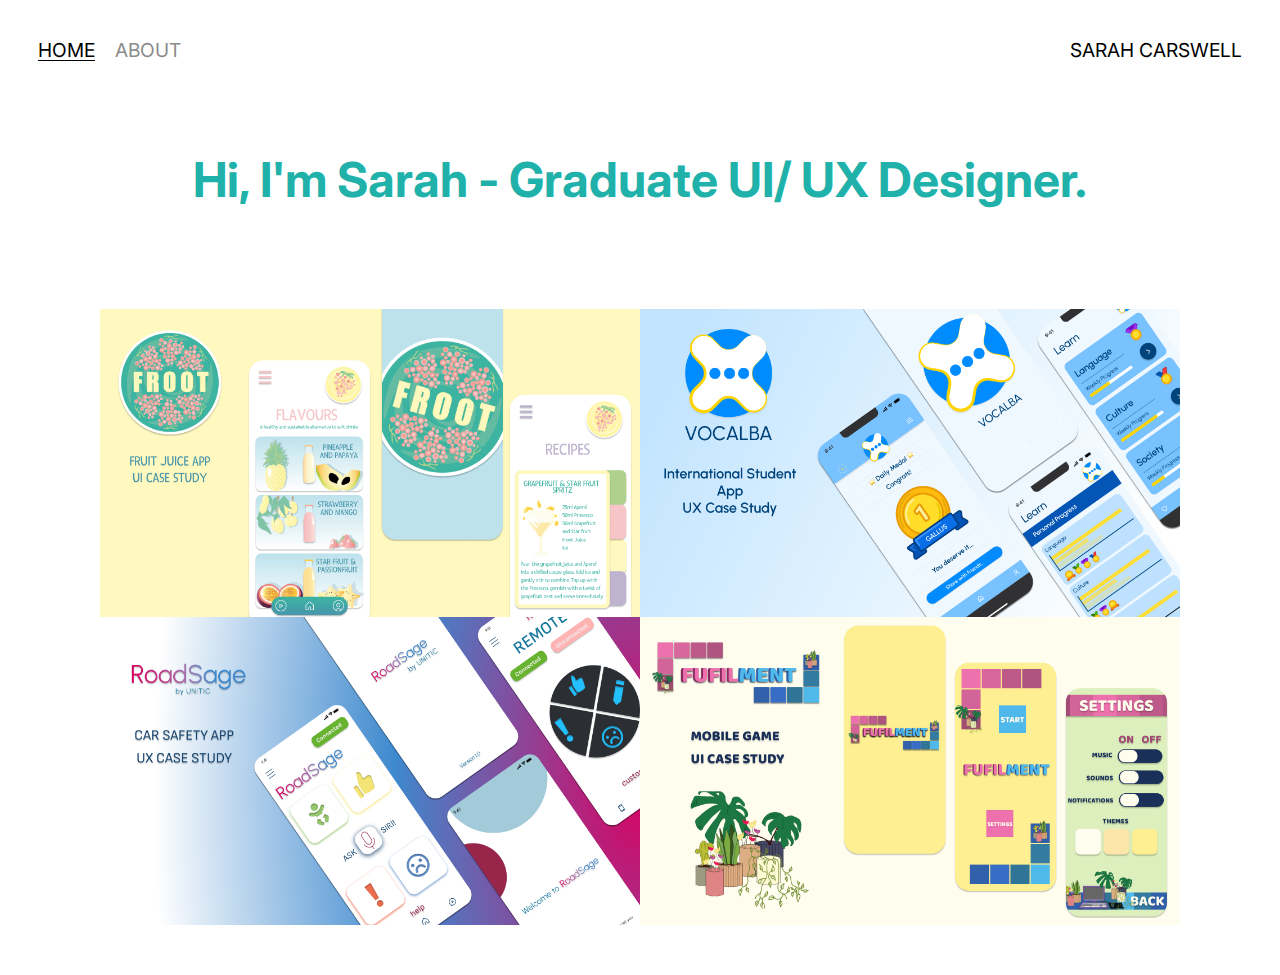
<file: index.html>
<!DOCTYPE html>
</html>
</head>
    <meta charset="utf-8" />
    <title>Sarah Carswell</title>
    <link href="https://fonts.googleapis.com/css2?family=Inter:wght@200&display=swap" rel="stylesheet">
    <link rel="stylesheet" href="styles.css">
</head>
<body>
    <div class="container">
        <div class="nav-wrapper">
            <div class="left-side">
                <div class="nav-link-wrapper active-nav-link">
                    <a href="index.html">Home</a>
                </div>

                <div class="nav-link-wrapper">
                    <a href="about.html">About</a>
                </div>
            </div>

            <div class="right-side">
                <div class="brand">
                    <div>SARAH CARSWELL</div>
                </div>
            </div>
        </div>

        <div class="tag-line-wrapper">
            <div class="tag-line">
                <div> <b>Hi, I'm Sarah - Graduate UI/ UX Designer.</b> </div>
            </div>
        </div>

        <div class="content-wrapper">

            <div class="portfolio-items-wrapper">

                <div class="portfolio-item-wrapper">
                    <a href="froot.html">
                        <img src="Images/FROOT BANNER.jpg" style="width:540px; height: 100%;" />
                    </a>
                </div>

                <div class="portfolio-item-wrapper">
                    <a href="vocalba.html">
                        <img src="Images/VOCALBA BANNER.jpg" style="width: 540px; height: 100%;" />
                    </a>
                </div>

                <div class="portfolio-item-wrapper">
                      <a href="roadsage.html">
                        <img src="Images/ROADSAGE BANNER.jpg" style="width: 540px; height: 100%;" />
                      </a>
                </div>

                <div class="portfolio-item-wrapper">      
                      <a href="fufilment.html">
                        <img src="Images/FUFILMENT BANNER.jpg" style="width: 540px; height: 100%;" />
                      </a>
                </div>
            </div> 
        </div>

    </div>
</body>
</html>
</file>
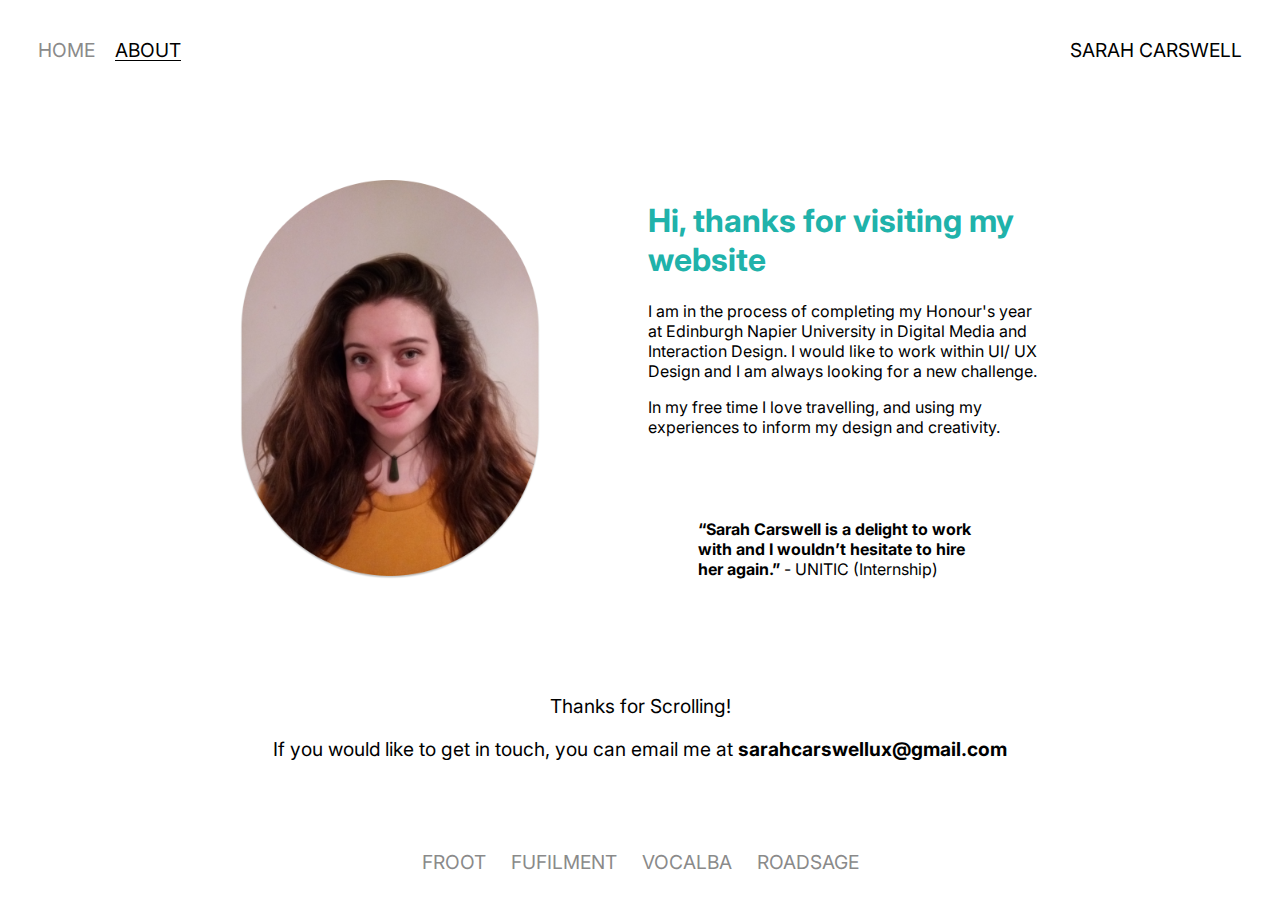
<file: about.html>
<!DOCTYPE html>
</html>
</head>
    <meta charset="utf-8" />
    <title>About</title>
    <link href="https://fonts.googleapis.com/css2?family=Inter:wght@200&display=swap" rel="stylesheet">
    <link rel="stylesheet" href="styles.css">
</head>
<body>

    <div class="container">
        <div class="nav-wrapper">
            <div class="left-side">
                <div class="nav-link-wrapper">
                    <a href="index.html">Home</a>
                </div>

                <div class="nav-link-wrapper active-nav-link">
                    <a href="about.html">About</a>
                </div>
                
            </div>

            <div class="right-side">
                <div class="brand">
                    <div>SARAH CARSWELL</div>
                </div>
            </div>
        </div>

        <div class="content-wrapper">

            <p style="padding: 30px; margin: 10px"></p>
                    
                    <div class="case-study-froot">
                    <div class="left-headings">

                        <div class="old-froot-logo-img">
                            <img src="Images/PROFILE.png" style="width: 300px; height: 100%;" />
                            </div>

                    </div>

                    <div class="right-content">
                
                        <h1>Hi, thanks for visiting my website</h1>

                        <p>I am in the process of completing my Honour's year at Edinburgh Napier University in Digital Media and Interaction Design. I would like to work within UI/ UX Design and I am always looking for a new challenge.</p>
            
                        <p>In my free time I love travelling, and using my experiences to inform my design and creativity.</p>
            
                        <div class="testemonial">
                        <p><b>“Sarah Carswell is a delight to work with and I wouldn’t hesitate to hire her again.” </b>- UNITIC (Internship) </p>
                        </div>
                                     
                    </div>
                    </div>

                  

        </div>
        </div>  

        <div class="footer">
            <div class="footer-wrapper">

                <P>Thanks for Scrolling!</P>
                <P>If you would like to get in touch, you can email me at <b>sarahcarswellux@gmail.com</b> </P>
                
                <p style="padding: 30px; margin: 10px"></p>
                
                <a href="froot.html">FROOT</a> &nbsp; &nbsp;
                <a href="fufilment.html">FUFILMENT</a> &nbsp; &nbsp;
                <a href="vocalba.html">VOCALBA</a> &nbsp; &nbsp;
                <a href="roadsage.html">ROADSAGE</a>

            </div> 
            
        </div>
    </div>
</body>
</html>
</file>
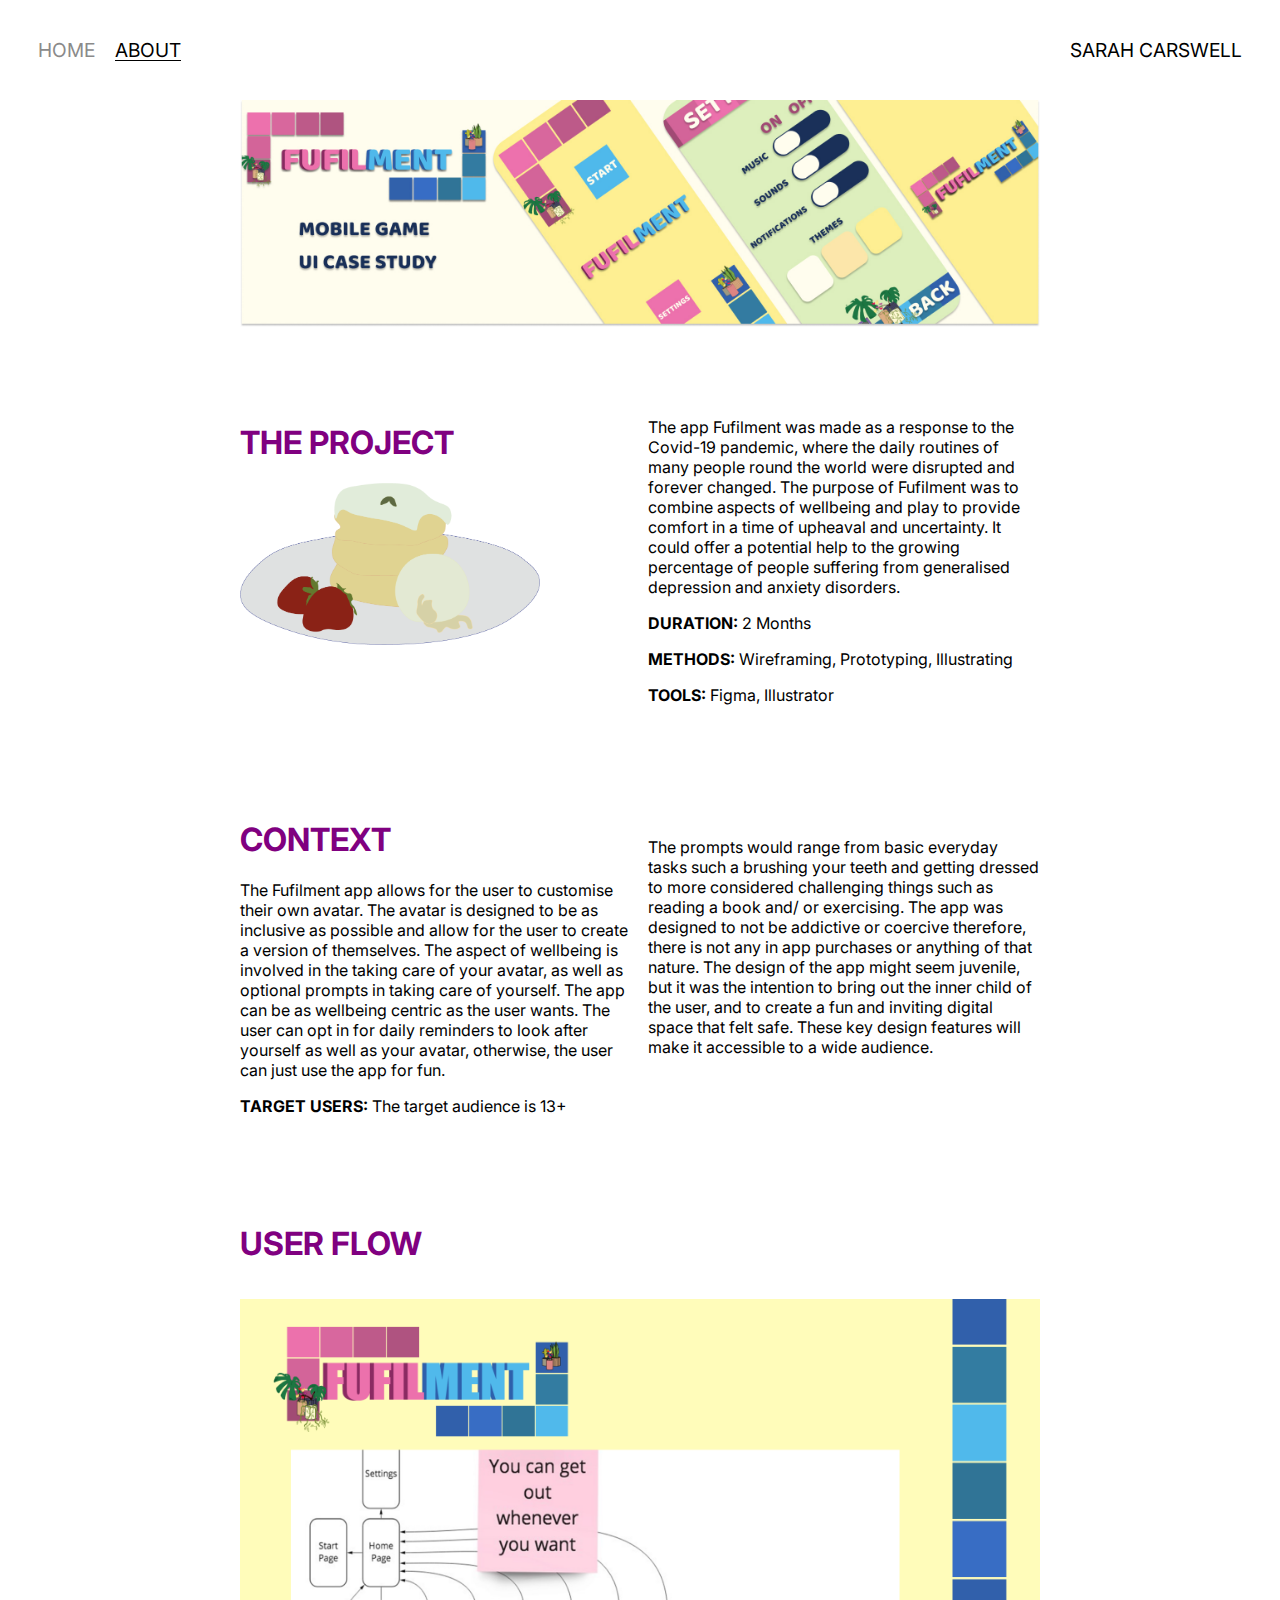
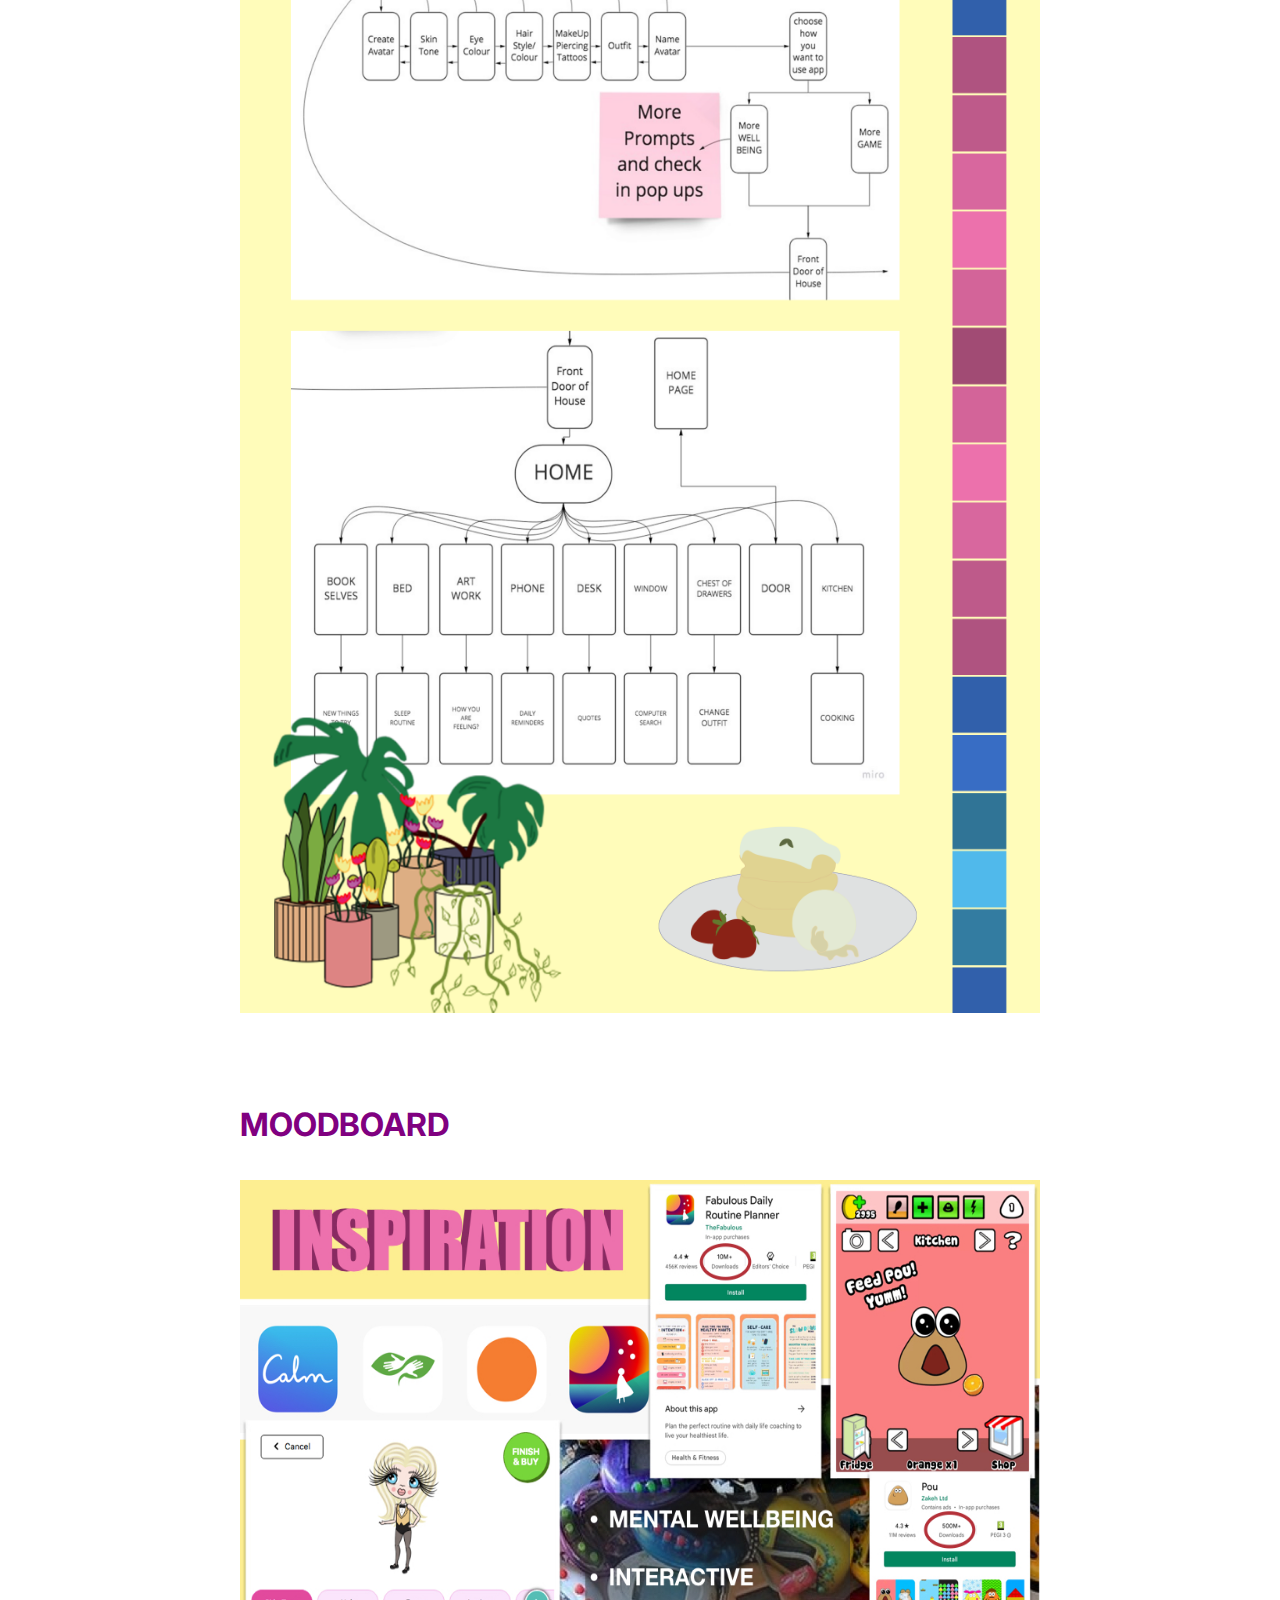
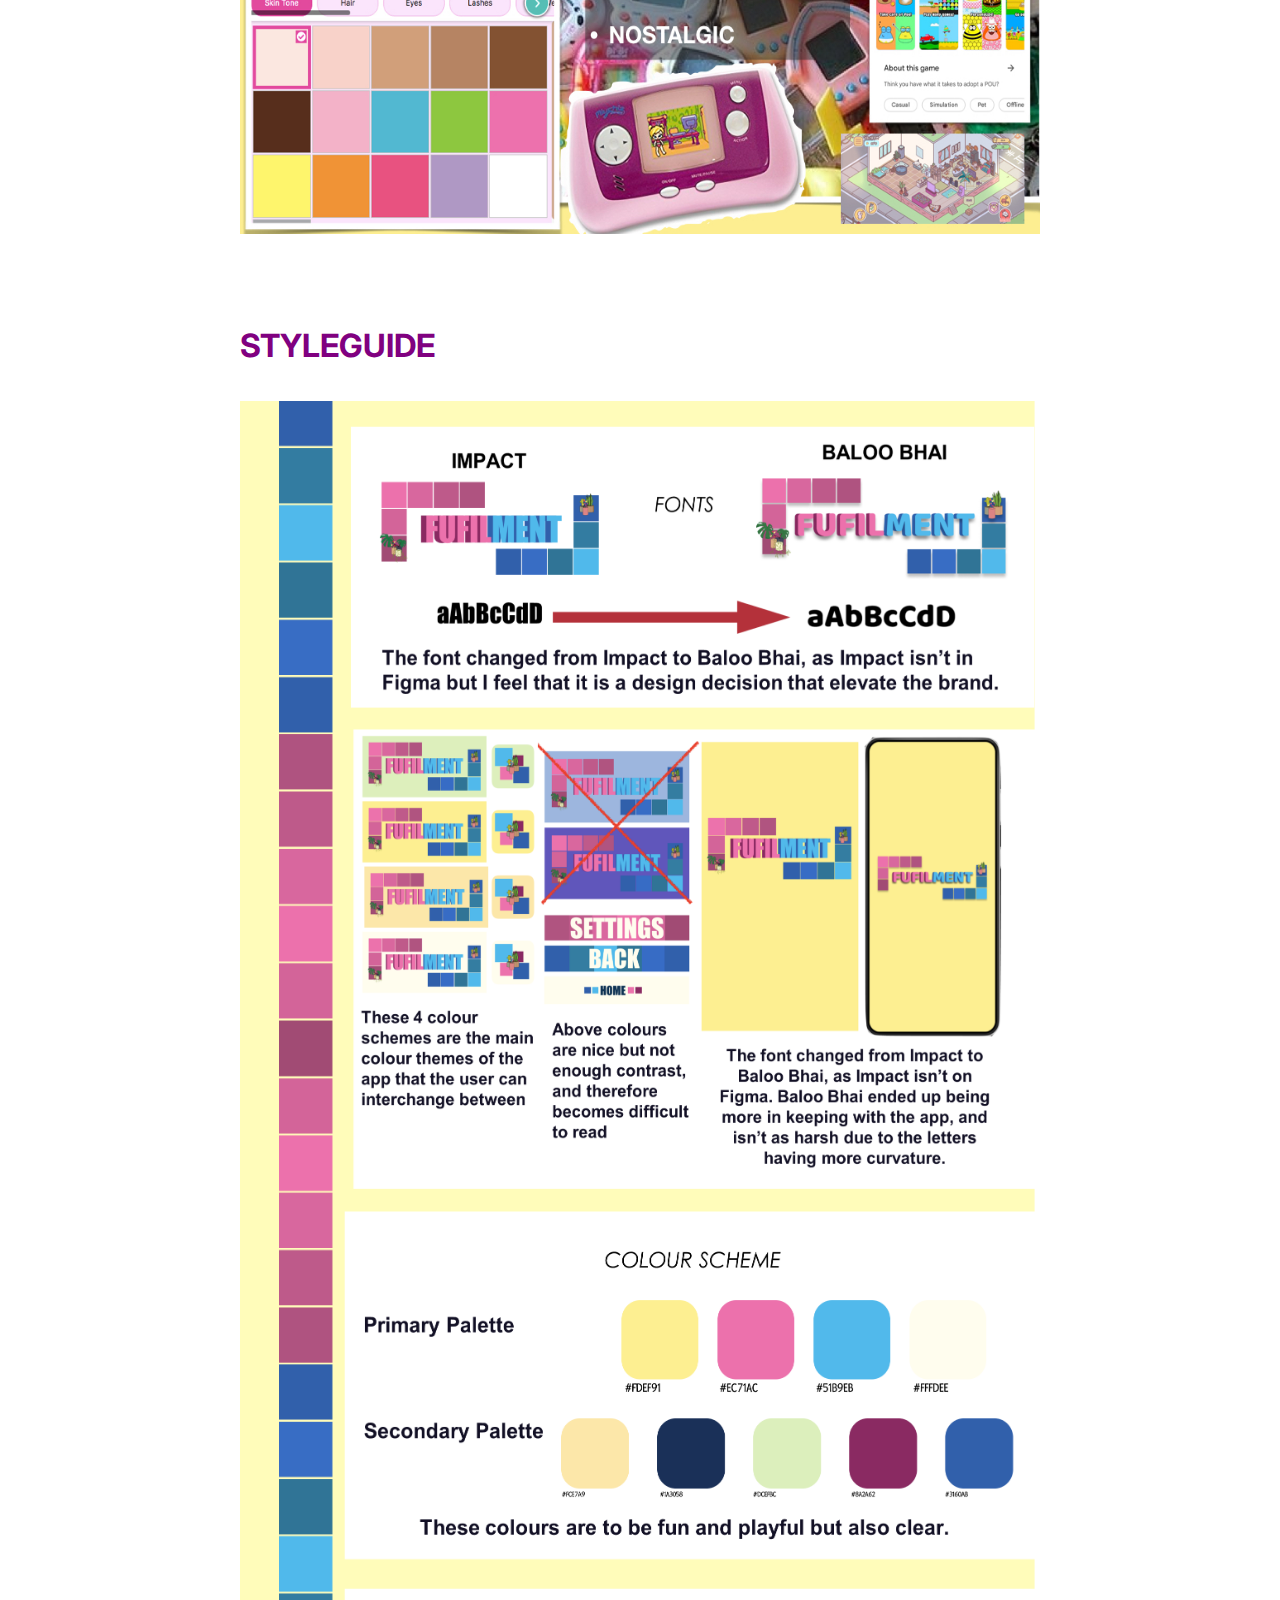
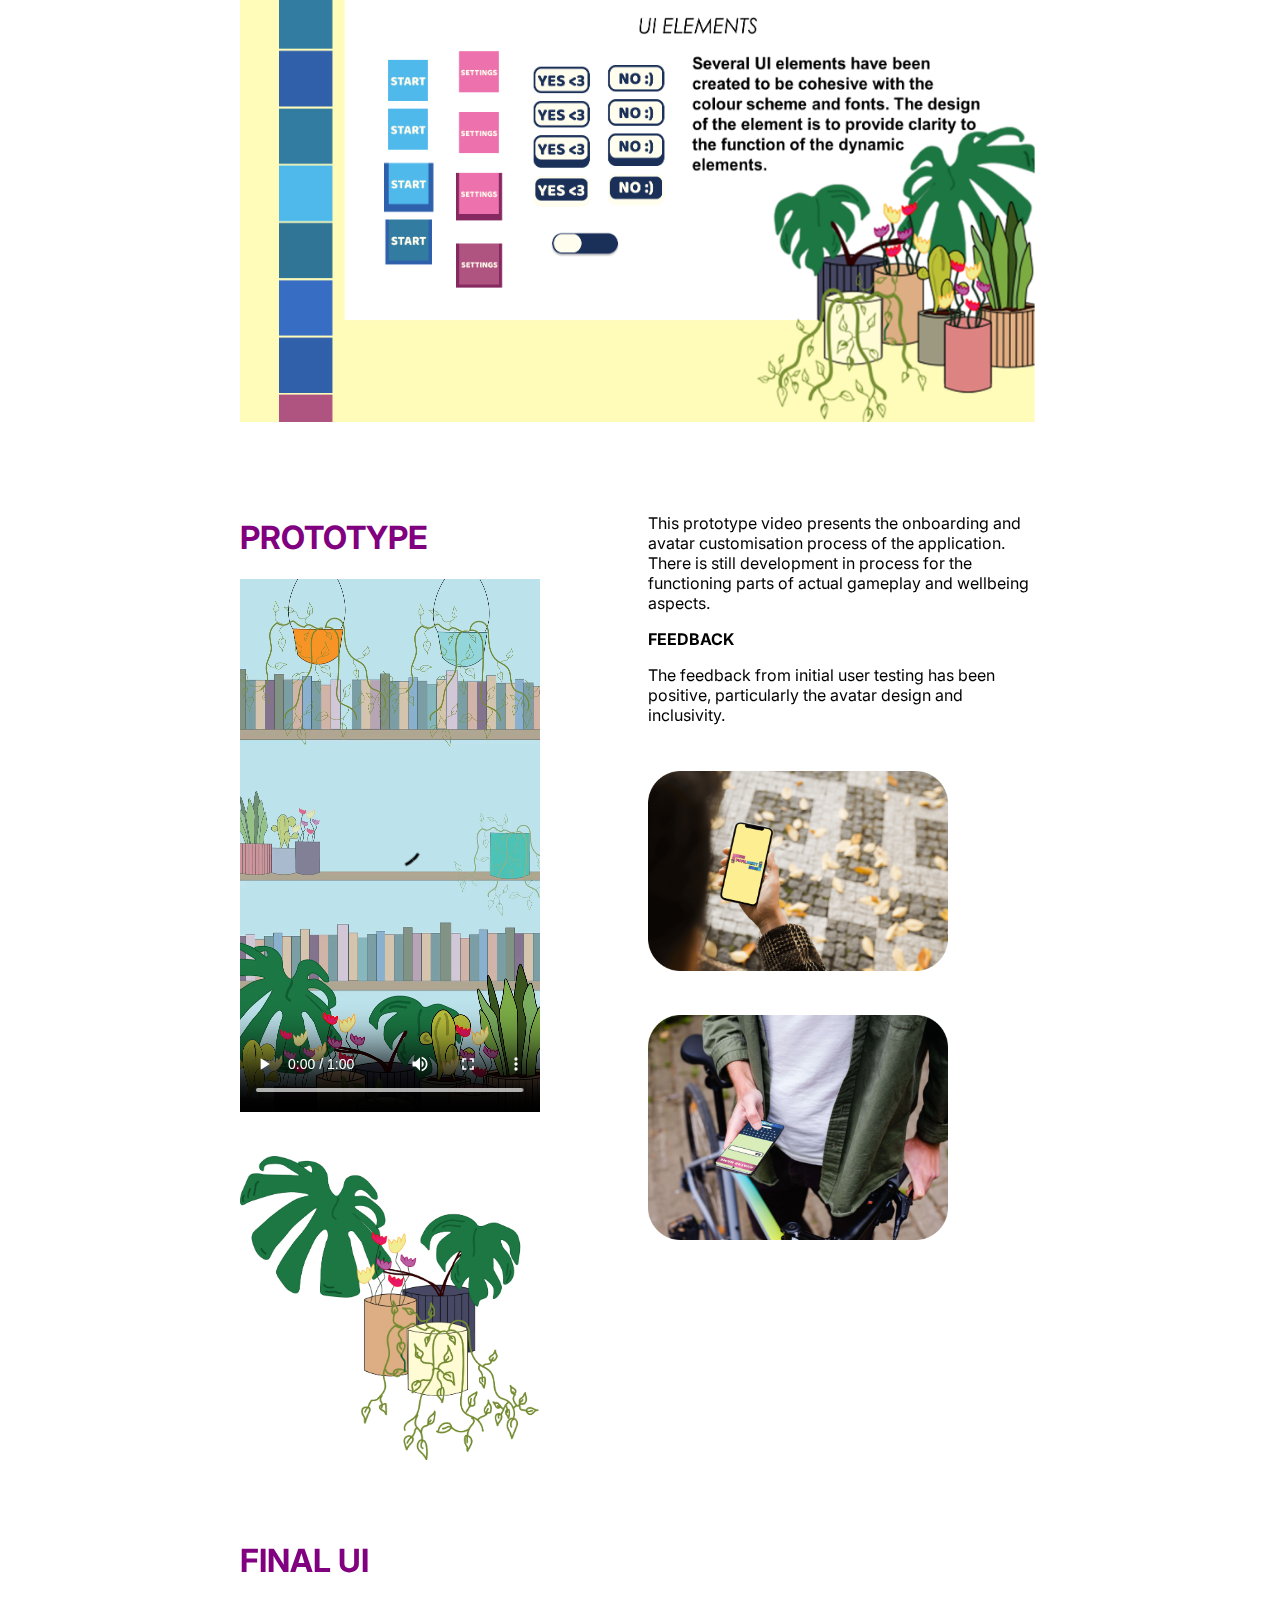
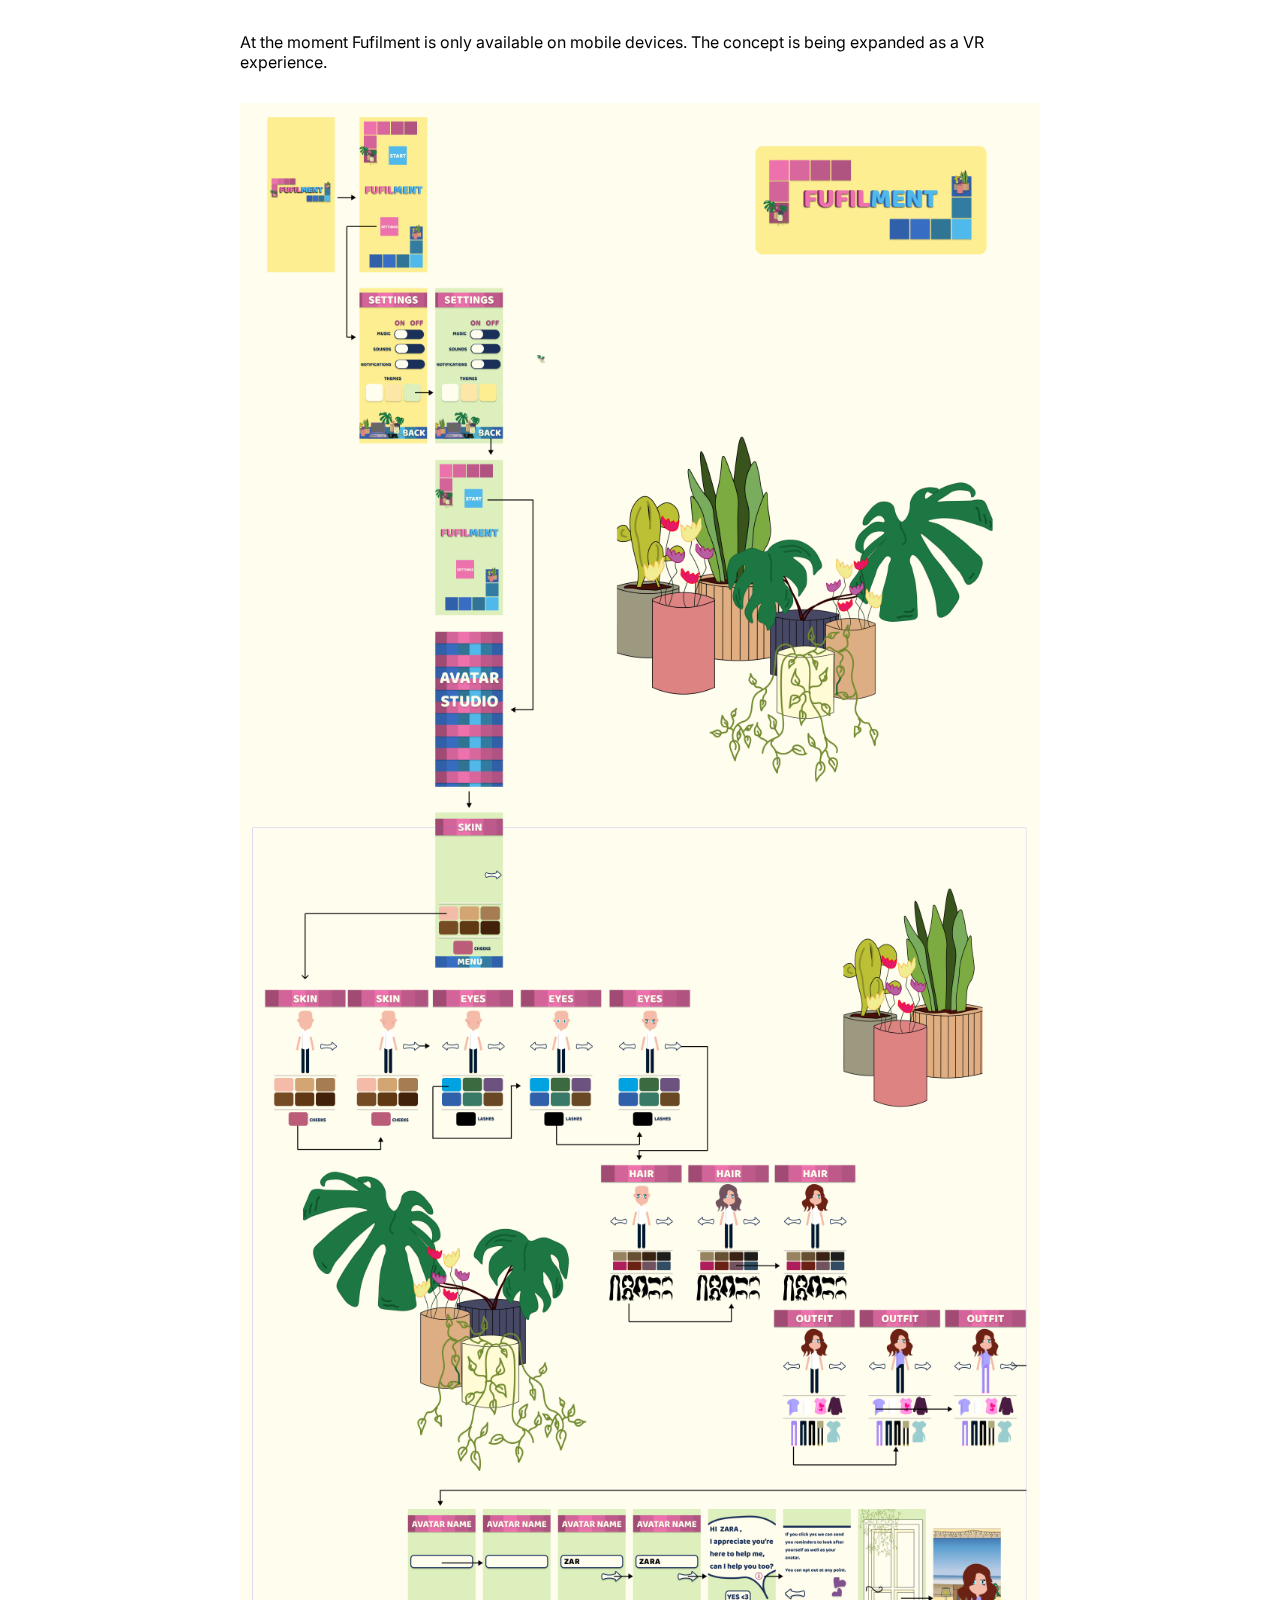
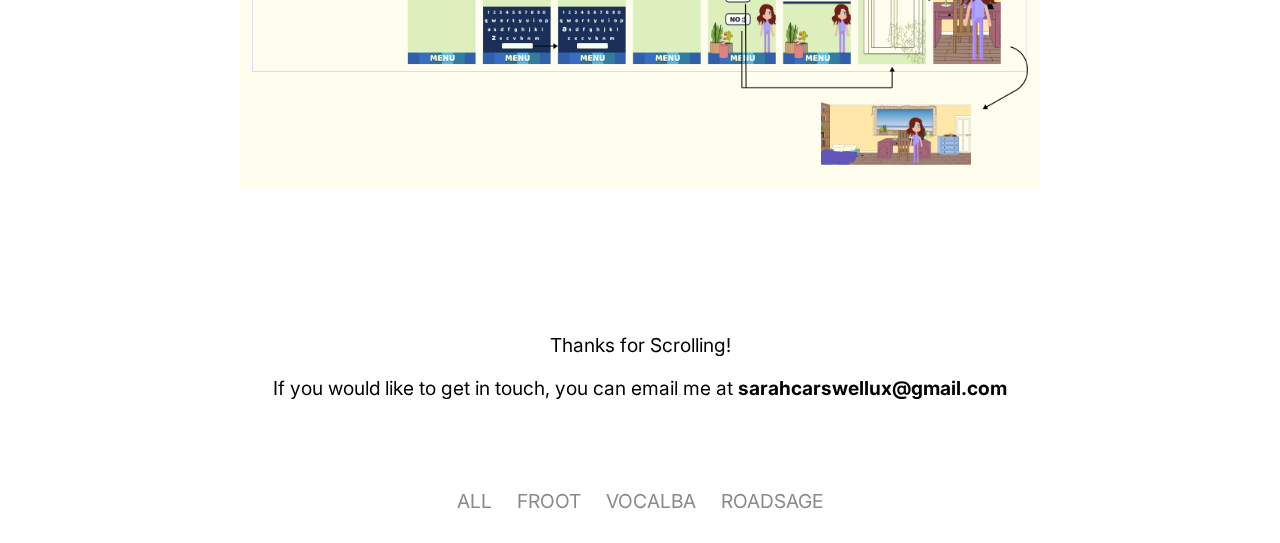
<file: fufilment.html>
<!DOCTYPE html>
</html>
</head>
    <meta charset="utf-8" />
    <title>Fufilment</title>
    <link href="https://fonts.googleapis.com/css2?family=Inter:wght@200&display=swap" rel="stylesheet">
    <link rel="stylesheet" href="styles.css">
</head>
<body>

    <div class="container">
        <div class="nav-wrapper">
            <div class="left-side">
                <div class="nav-link-wrapper">
                    <a href="index.html">Home</a>
                </div>

                <div class="nav-link-wrapper active-nav-link">
                    <a href="about.html">About</a>
                </div>
                
            </div>

            <div class="right-side">
                <div class="brand">
                    <div>SARAH CARSWELL</div>
                </div>
            </div>
        </div>

        <div class="content-wrapper">
            
            <div class="user-interface">
                <img src="Images/FUFILMENT HEADER.jpg" style="width: 800px; height: 100%; align-items: center; padding-bottom: 30px;"/>
                </div>

                <p style="padding: 10px; margin: 10px"></p>
                
                <div class="case-study-fufilment">
                    <div class="left-headings">
                        <h1>THE PROJECT</h1>

                        <div class="fufilment-moodboard-img">
                        <img src="Fufilment/Pancakes.png" style="width: 300px; height: 100%;" />
                        </div>

                        <p style="padding: 70px; margin: 10px"></p>

                        <h1>CONTEXT</h1>

                     
                    <P>The Fufilment app allows for the user to customise their own avatar. 
                        The avatar is designed to be as inclusive as possible and allow for 
                        the user to create a version of themselves. The aspect of wellbeing 
                        is involved in the taking care of your avatar, as well as 
                        optional prompts in taking care of yourself. The app can be as 
                        wellbeing centric as the user wants. The user can opt in for 
                        daily reminders to look after yourself as well as your avatar, 
                        otherwise, the user can just use the app for fun. </P>
                    
                        <P> <b>TARGET USERS:</b> The target audience is 13+ </P> 

                        <p style="padding: 30px; margin: 10px"></p>

                    </div>

                    <div class="right-content">
                
                    
                    <p>The app Fufilment was made as a response to the Covid-19 pandemic, where 
                        the daily routines of many people round the world were disrupted and forever changed. 
                        The purpose of Fufilment was to combine aspects of wellbeing and play to provide 
                        comfort in a time of upheaval and uncertainty. It could offer a potential help to the 
                        growing percentage of people suffering from generalised depression and anxiety disorders. 
                    </p>

                    <p> <b>DURATION:</b> 2 Months</p>

                    <p> <b>METHODS:</b> Wireframing, Prototyping, Illustrating</p>

                    <P> <b>TOOLS:</b> Figma, Illustrator</P> 

                    <p style="padding: 50px; margin: 10px"></p> 

                    <p>The prompts would range 
                        from basic everyday tasks such a brushing your teeth and getting dressed to more 
                        considered challenging things such as reading a book and/ or exercising. The app was 
                        designed to not be addictive or coercive therefore, there is not any in app purchases or 
                        anything of that nature. The design of the app might seem juvenile, but it was the 
                        intention to bring out the inner child of the user, and to create a fun and inviting digital
                        space that felt safe. These key design features will make it accessible to a wide 
                        audience.</p>
            
                    

                    <p style="padding: 20px; margin: 10px"></p>

                    
                </div>
                </div>

                        <div class="fufilment-content-wrapper">
    
                            <h1>USER FLOW </h1>

                            <div class="user-interface">
                            <img src="Fufilment/InteractionPlan-Fufilment.png" style="width: 800px; height: 100%; align-items: center; padding-bottom: 50px;"/>
                            </div>
                            <p style="padding: 10px; margin: 10px"></p>

                            <h1>MOODBOARD </h1>
                            
                            <div class="user-interface"> 
                            <img src="Fufilment/Fufilment-MoodBoard.jpg" style="width: 800px; height: 100%; align-items: center; padding-bottom: 50px;"/>
                            </div>
                            <p style="padding: 10px; margin: 10px"></p>
                            
                            <h1>STYLEGUIDE </h1>
                            
                            <div class="user-interface">
                            <img src="Fufilment/Fufilment-Styleguide.png" style="width: 800px; height: 100%; align-items: center; padding-bottom: 50px;"/>
                            </div> 

                            <p style="padding: 20px; margin: 10px"></p>
                        </div>
                        
                        <div class="case-study-fufilment">
                            <div class="left-headings">
                                <h1>PROTOTYPE</h1>
        
                                <div class="froot-ad">
                                    <video width="300px" height="100%"
                                    controls="controls"/>
                         
                                    <source src="Videos/Fufilmentprototype.m4v"
                                    type="video/mp4">
                                </video>
                                </div>

                                <p style="padding: 10px; margin: 10px"></p>
       
                                <div class="froot-logo-img">
                                    <img src="Fufilment/Plants1.png" style="width: 300px; height: 100%;" />
                                    </div>                                
        
                            </div>
        
                            <div class="right-content">
                        
                            <p>This prototype video presents the onboarding and avatar customisation process of the application. There is still development in process for the functioning parts of actual gameplay and wellbeing aspects.</p>
        
                            <p> <b>FEEDBACK</b> </p>
                            <p> The feedback from initial user testing has been positive, particularly the avatar design and inclusivity. </p> 

                            <p style="padding: 10px; margin: 10px"></p>

                            <div class="froot-logo-img">
                                <img src="Fufilment/Fufilment-Prototype1.png" style="width: 300px; height: 100%;" />
                                </div>

                                <p style="padding: 10px; margin: 10px"></p>

                             <div class="froot-logo-img">
                                <img src="Fufilment/Fufilment-Prototype2.png" style="width: 300px; height: 100%;" />
                                </div>
                            
                        </div>
                        </div>
                    
                        <div class="fufilment-content-wrapper">

                        <p style="padding: 10px; margin: 10px"></p>

                        <h1>FINAL UI </h1>
                        <p>At the moment Fufilment is only available on mobile devices. The concept is being expanded as a VR experience.</p> 
                        
                        <div class="user-interface">
                        <img src="Fufilment/Fufilment Userflow.png" style="width: 800px; height: 100%; align-items: center; padding-bottom: 50px;"/>
                        </div>

                            <p style="padding: 30px; margin: 10px"></p>
                        </div>


            </div>
         

        <div class="footer">
            <div class="footer-wrapper">

                <P>Thanks for Scrolling!</P>
                <P>If you would like to get in touch, you can email me at <b>sarahcarswellux@gmail.com</b> </P>
                
                <p style="padding: 30px; margin: 10px"></p>

                <a href="index.html">ALL</a> &nbsp; &nbsp;
                <a href="froot.html">FROOT</a> &nbsp; &nbsp;
                <a href="vocalba.html">VOCALBA</a> &nbsp; &nbsp;
                <a href="roadsage.html">ROADSAGE</a>

            </div> 
            
        </div>
    </div> 
</body>
</html>
</file>
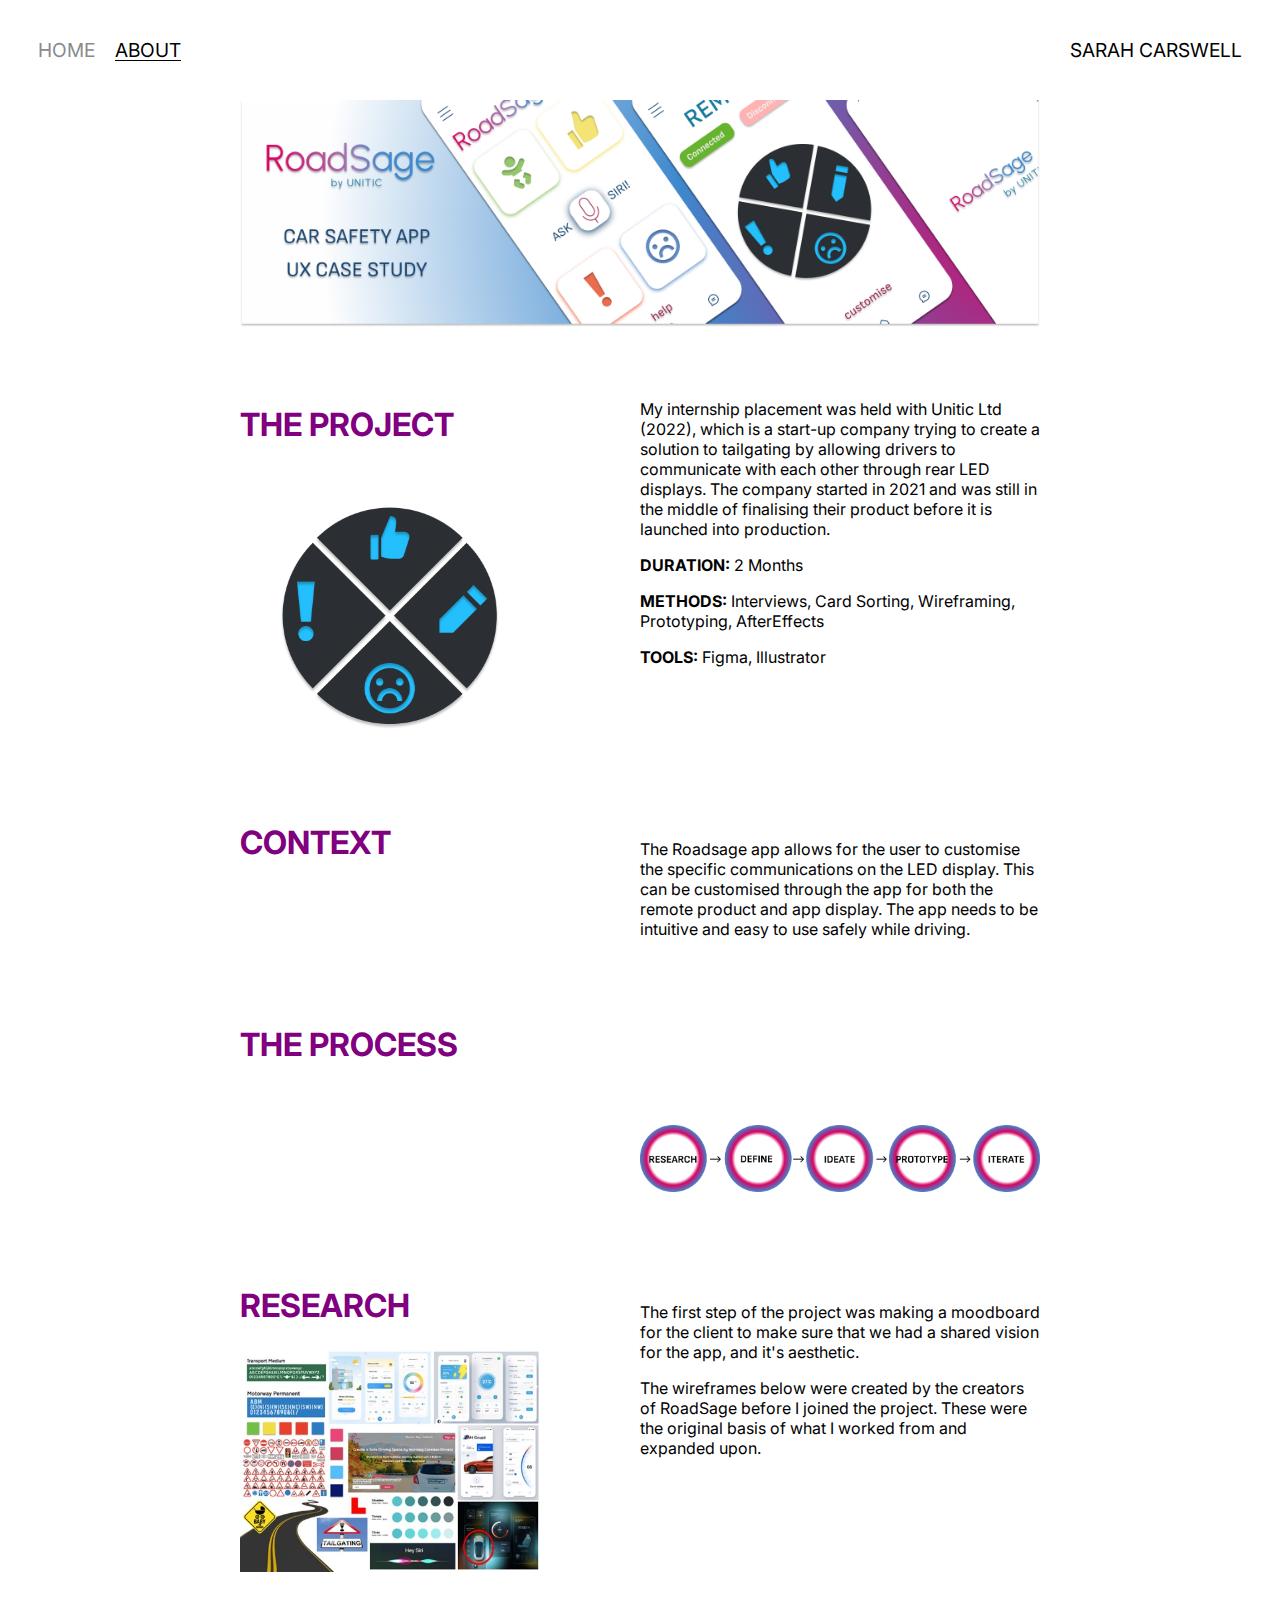
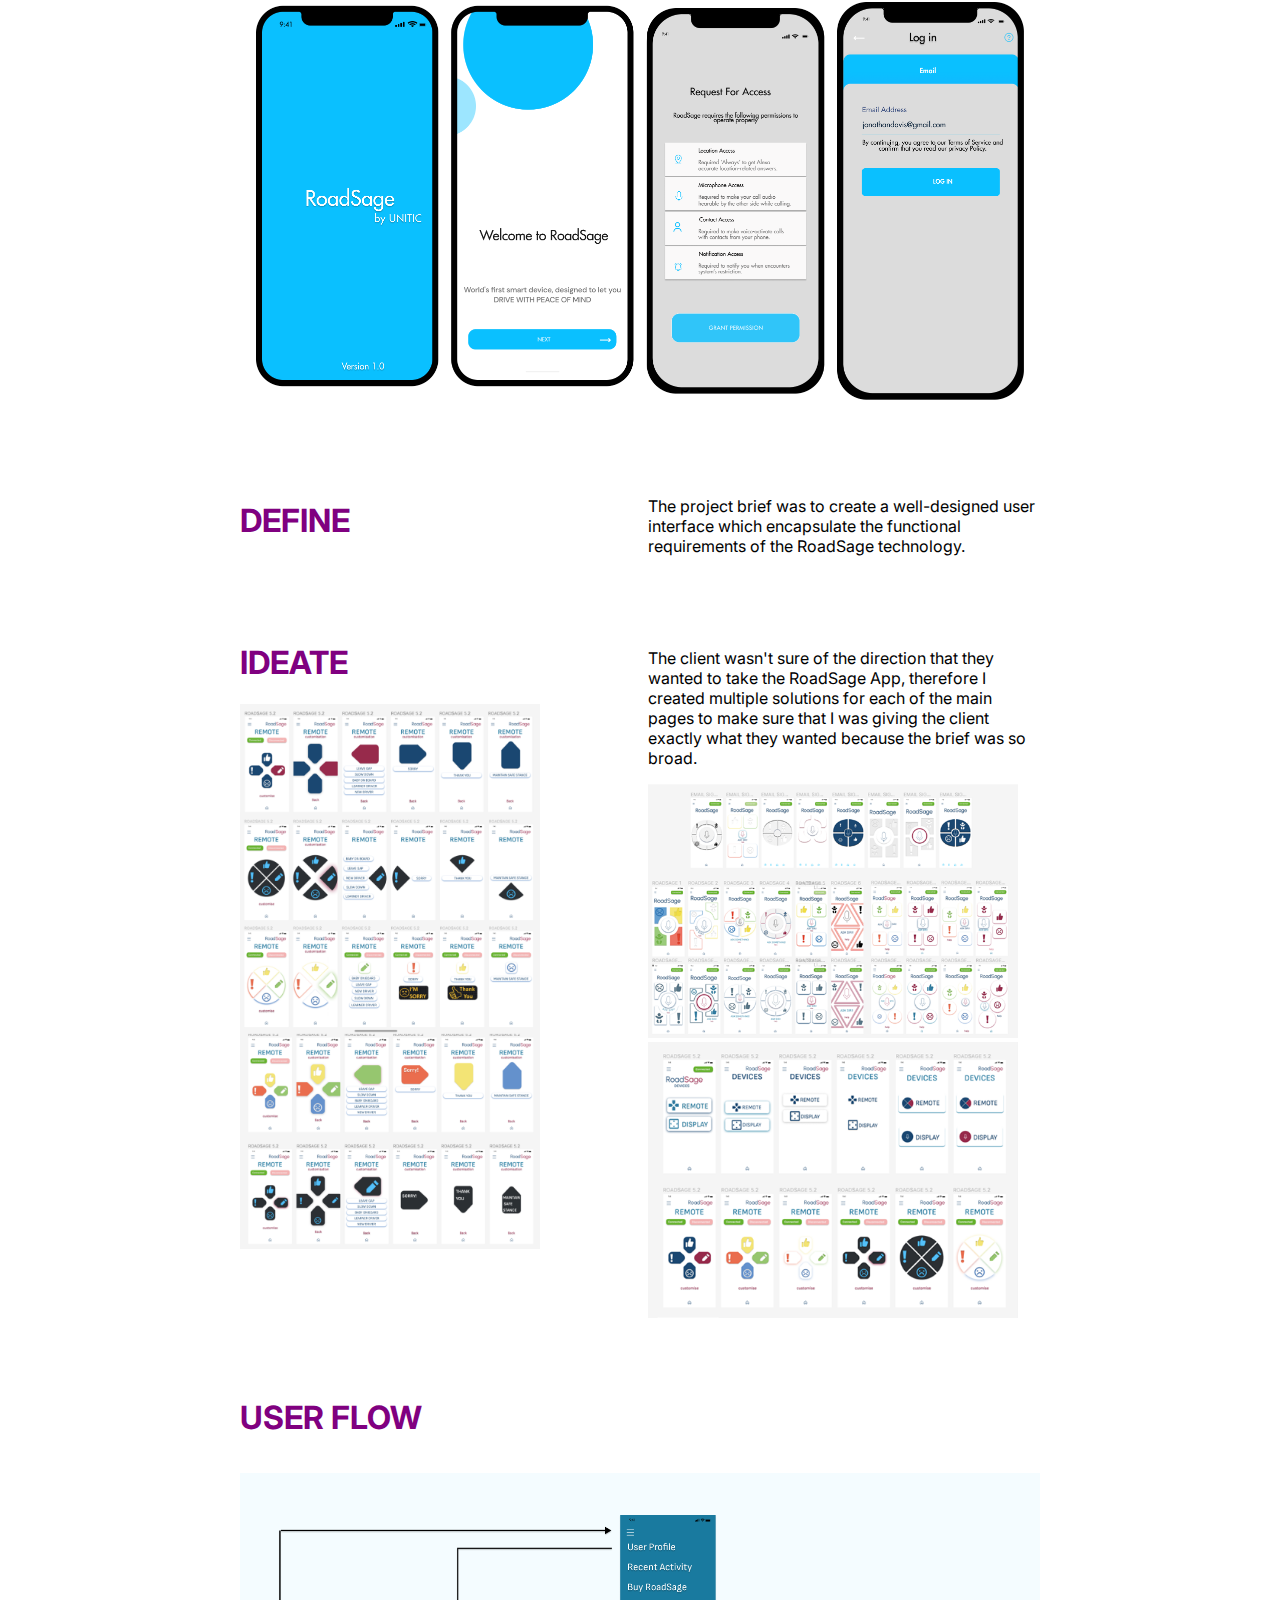
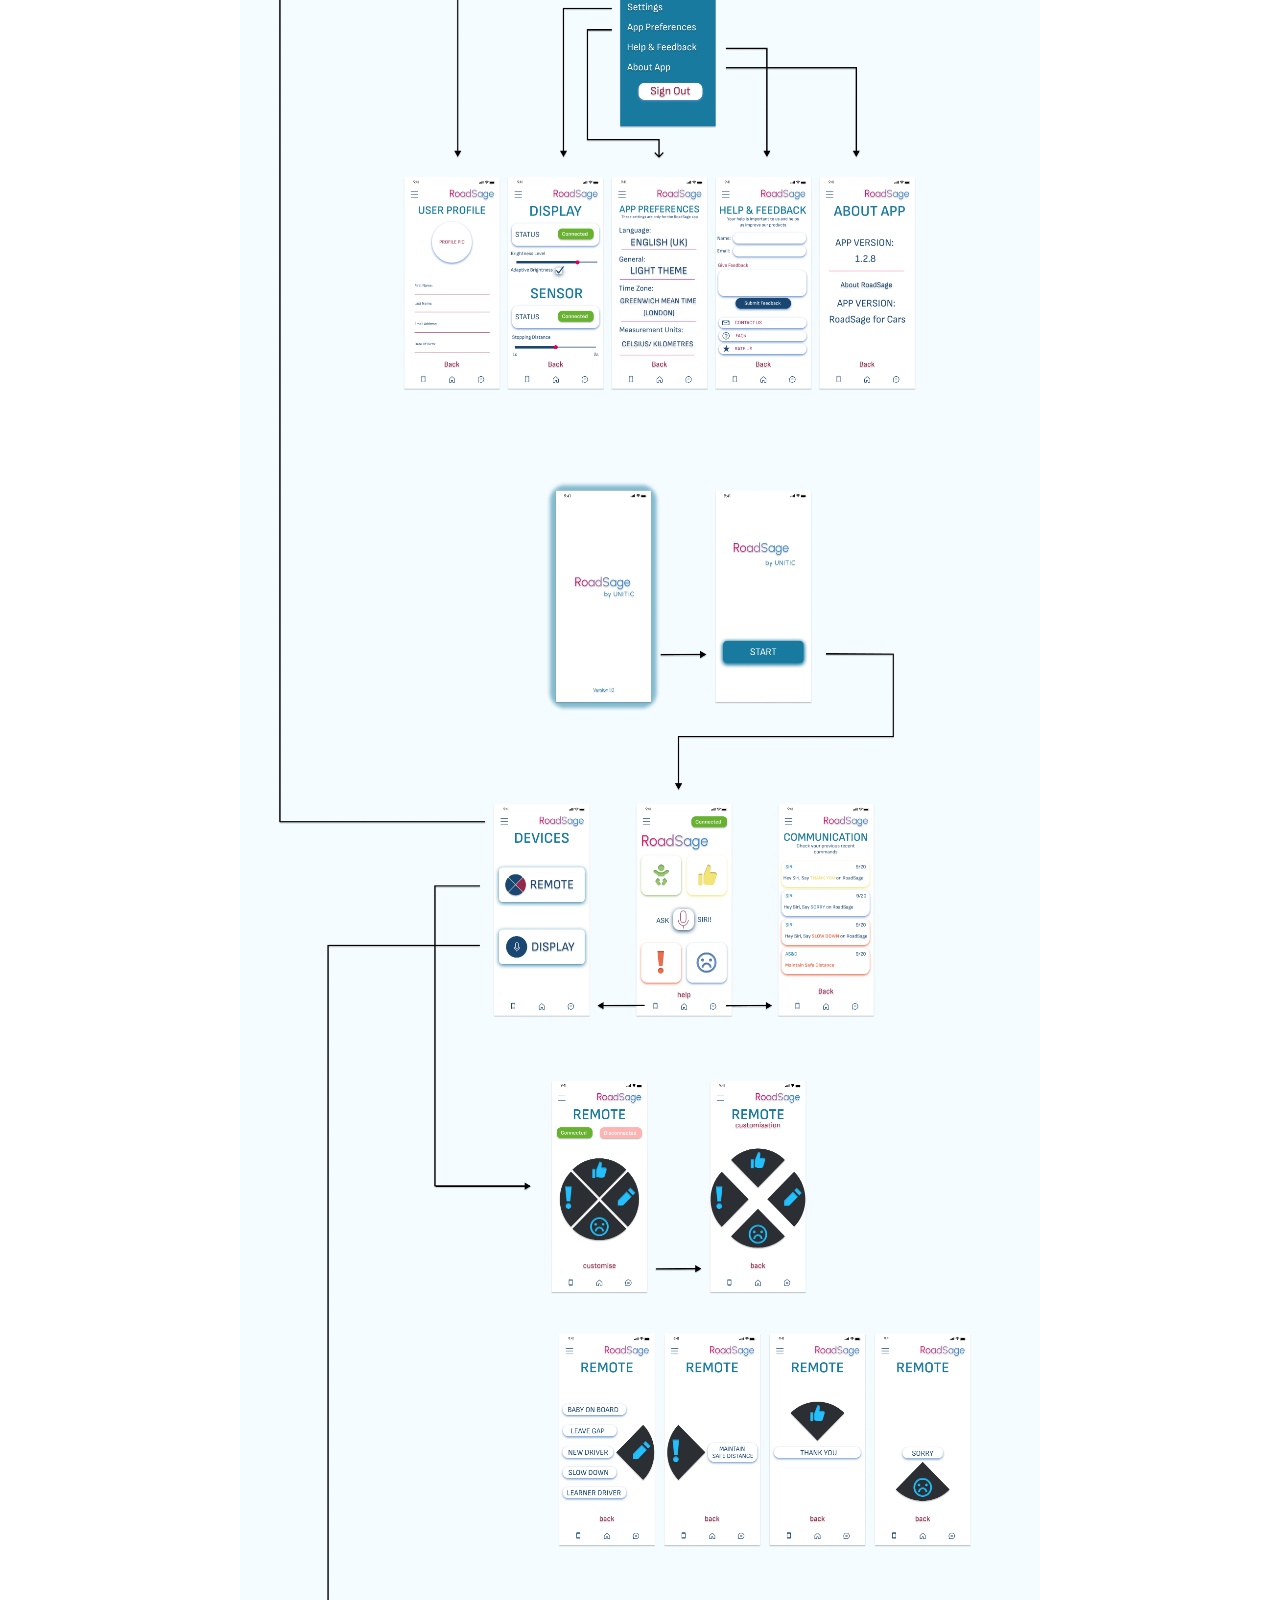
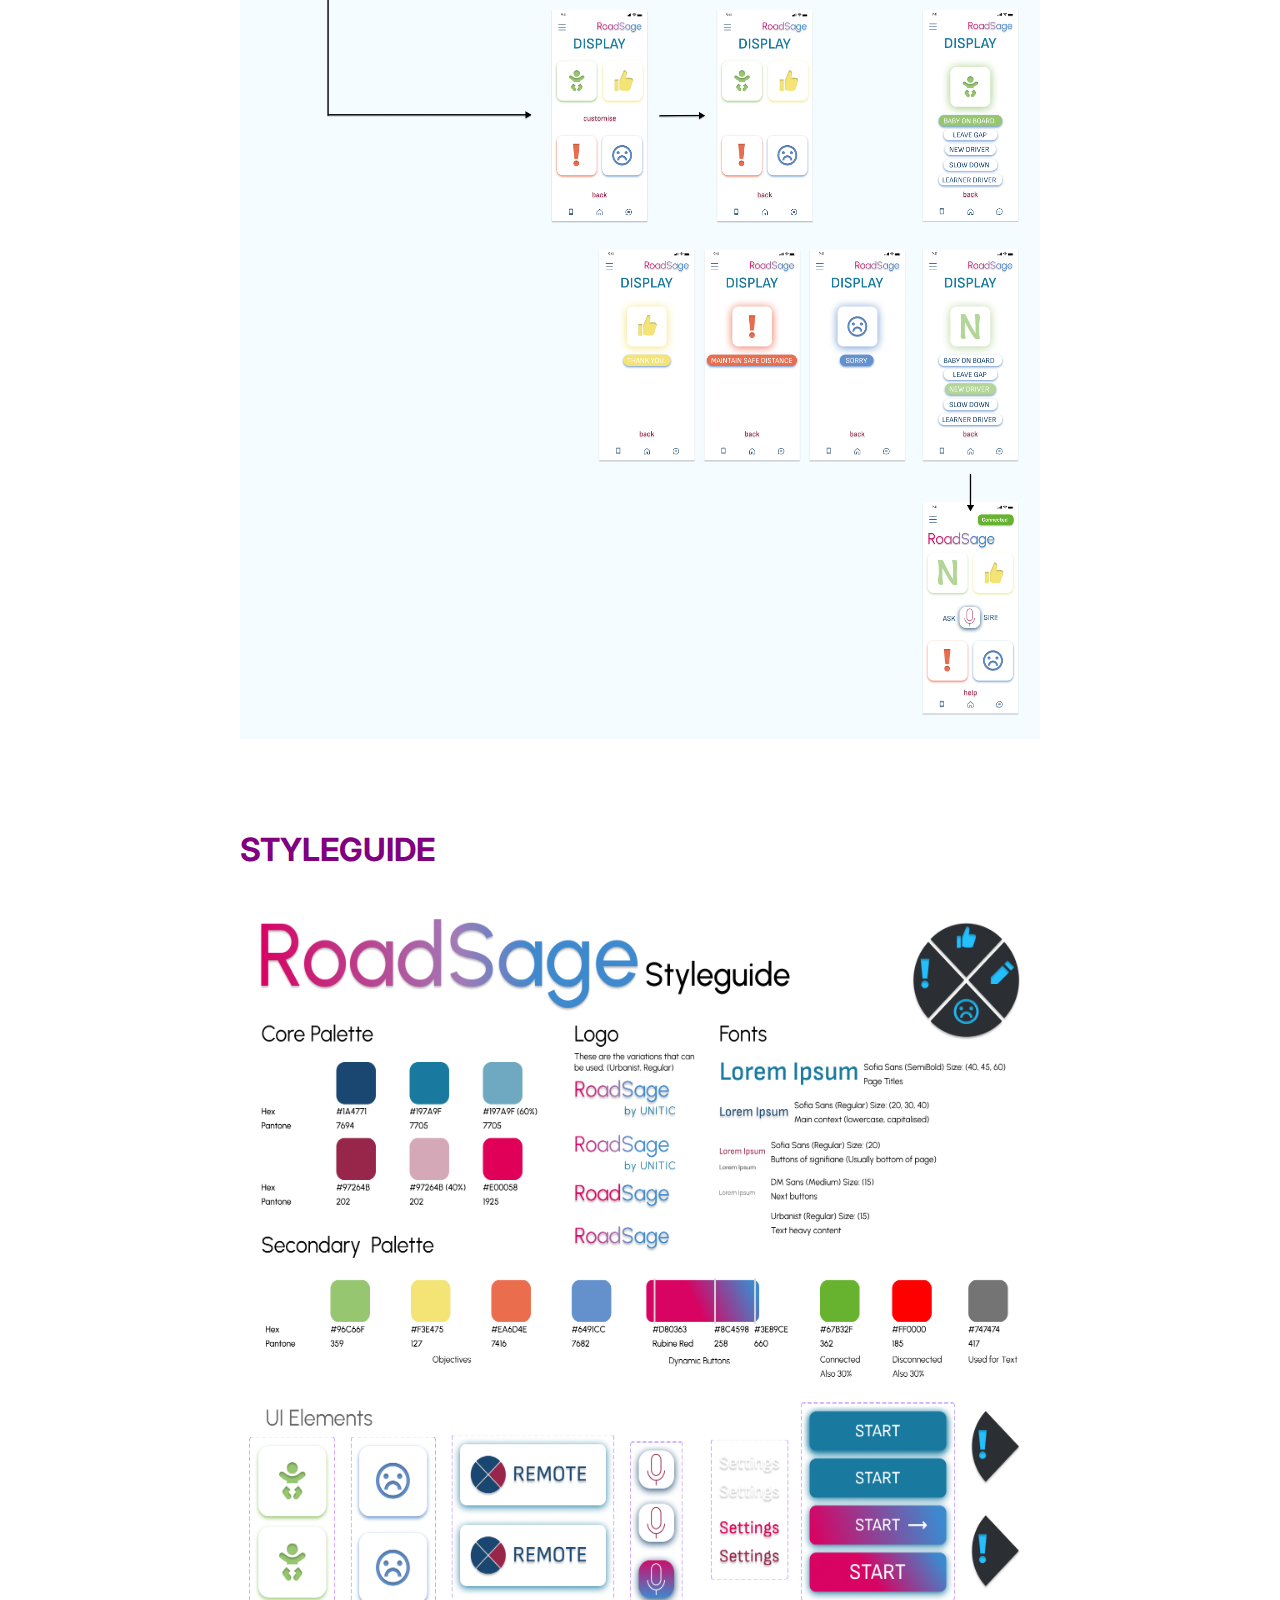
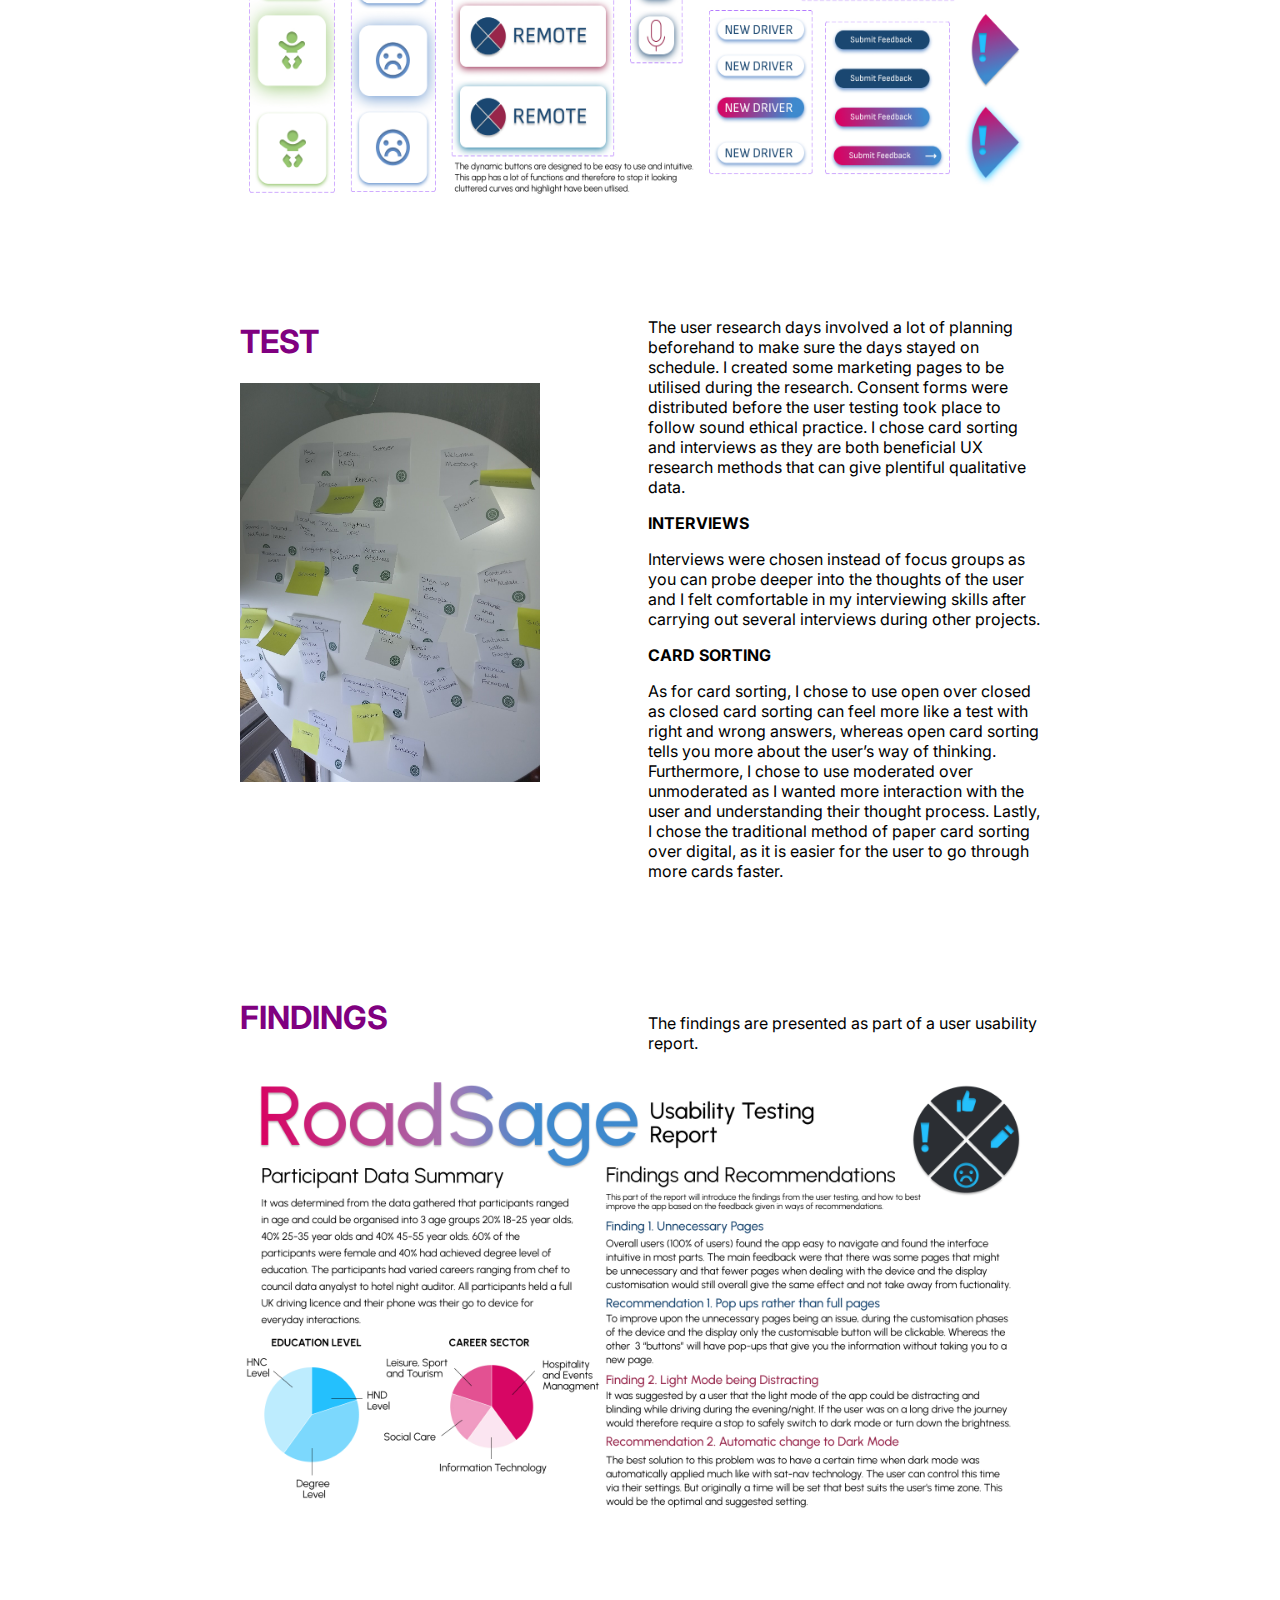
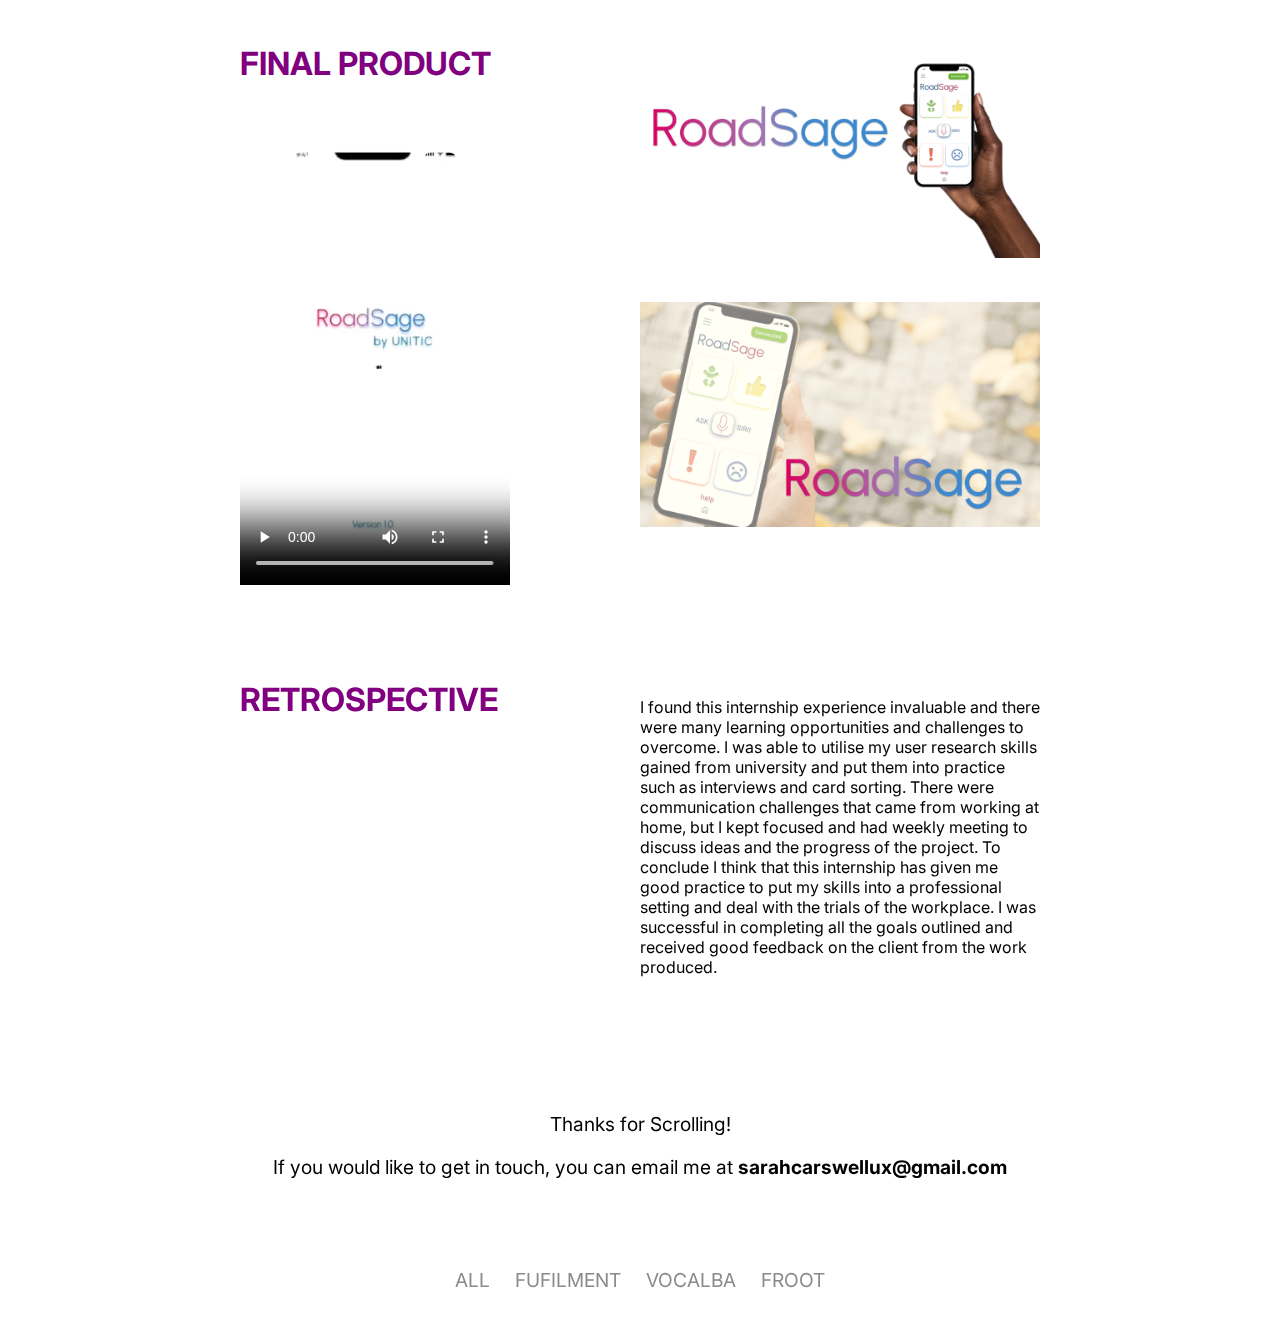
<file: roadsage.html>
<!DOCTYPE html>
</html>
</head>
    <meta charset="utf-8" />
    <title>RoadSage</title>
    <link href="https://fonts.googleapis.com/css2?family=Inter:wght@200&display=swap" rel="stylesheet">
    <link rel="stylesheet" href="styles.css">
</head>
<body>
    <div class="container">
        <div class="nav-wrapper">
            <div class="left-side">
                <div class="nav-link-wrapper">
                    <a href="index.html">Home</a>
                </div>

                <div class="nav-link-wrapper active-nav-link">
                    <a href="about.html">About</a>
                </div>
                
            </div>

            <div class="right-side">
                <div class="brand">
                    <div>SARAH CARSWELL</div>
                </div>
            </div>
        </div>

        <div class="content-wrapper">
                
            <div class="user-interface">
                <img src="Images/ROADSAGE HEADER.jpg" style="width: 800px; height: 100%; align-items: center; padding-bottom: 30px;"/>
                </div>

                <p style="padding: 1px; margin: 10px"></p>
                
                <div class="case-study-roadsage">
                    <div class="left-headings">
                        <h1>THE PROJECT</h1>

                        <div class="roadsage-moodboard-img">
                        <img src="RoadSage/RoadSage-Logo.png" style="width: 300px; height: 100%;" />
                        </div>

                        <p style="padding: 10px; margin: 10px"></p>

                        <h1>CONTEXT</h1>

                        <p style="padding: 60px; margin: 10px"></p>

                        <h1>THE PROCESS</h1>

                        <p style="padding: 90px; margin: 10px"></p>

                        <h1>RESEARCH</h1>

                        <div class="roadsage-cardsorting">
                            <img src="RoadSage/Moodboard.jpg" style="width: 300px; height: 100%;" />
                            </div>

                    </div>

                    <div class="right-content">
                
                    <p>My internship placement was held with Unitic Ltd (2022), which is a start-up company
                        trying to create a solution to tailgating by allowing drivers to communicate with each
                        other through rear LED displays. The company started in 2021 and was still in the middle 
                        of finalising their product before it is launched into production.
                    </p>

                    <p> <b>DURATION:</b> 2 Months</p>

                    <p> <b>METHODS:</b> Interviews, Card Sorting, Wireframing, Prototyping, AfterEffects</p>

                    <P> <b>TOOLS:</b> Figma, Illustrator</P> 

                    <p style="padding: 70px; margin: 10px"></p>
                    
                    <P>The Roadsage app allows for the user to customise the specific communications on the LED display. This can be customised through the app for both the remote product and app display. The app needs to be intuitive and easy to use safely while driving. </P>

                    <p style="padding: 80px; margin: 10px"></p>
                    
                    <div class="roadsage-process">
                        <img src="RoadSage/The process- Roadsage.png" style="width: 400px; height: 100%;" />
                        </div>
                    
                    <p style="padding: 40px; margin: 10px"></p>

                    <p>The first step of the project was making a moodboard for the client to make sure that we had a shared vision for the app, and it's aesthetic.</p>
                    
                    <p>The wireframes below were created by the creators of RoadSage before I joined the project. These were the original basis of what I worked from and expanded upon.</p>
                    
                </div>
                </div>

                    <div class="user-interface">
                        <img src="RoadSage/Wireframes-RoadSage.png" style="width: 800px; height: 100%; align-items: center; padding-bottom: 50px;" />
                    </div>

                    <div class="case-study-roadsage">
                        <div class="left-headings">
                            <h1>DEFINE</h1>
                            
                            <p style="padding: 30px; margin: 10px"></p>

                            <h1>IDEATE</h1>

                            <div class="roadsage-cardsorting">
                                <img src="RoadSage/RS-RemotePages.png" style="width: 300px; height: 100%;" />
                                </div>
    
                        </div>
    
                        <div class="right-content">

                        <p>The project brief was to create a well-designed user interface which encapsulate the functional requirements of the RoadSage technology. </p>
    
                        <p style="padding: 30px; margin: 10px"></p>
    
                        <p>The client wasn't sure of the direction that they wanted to take the RoadSage App, therefore I created multiple solutions for each of the main pages to make sure that I was giving the client exactly what they wanted because the brief was so broad.</p>
                        
                        <div class="roadsage-process">
                        <img src="RoadSage/RS-MainPages.png" style="width: 370px; height: 100%;" />
                        <img src="RoadSage/RS-RemoteDisplayPages.png" style="width: 370px; height: 100%;" />   
                        </div>
                        
                    </div>
                    </div>
    
                        <div class="roadsage-content-wrapper">
                            <p style="padding: 10px; margin: 10px"></p>
    
                                <h1>USER FLOW </h1> 

                                <div class="user-interface">
                                <img src="RoadSage/USER FLOW- RoadSage.png" style="width: 800px; height: 100%; align-items: center; padding-bottom: 50px;"/>
                                </div>

                                <p style="padding: 10px; margin: 10px"></p>
                            
                                <h1>STYLEGUIDE </h1> 

                                <div class="user-interface">
                                <img src="RoadSage/StyleGuide-roadsage.jpg" style="width: 800px; height: 100%; align-items: center; padding-bottom: 50px;"/>
                                </div>    
                                
                                <p style="padding: 30px; margin: 10px"></p>
                        </div>

                        <div class="case-study-roadsage">
                            <div class="left-headings">
        
                                <h1>TEST</h1>
        
                                <div class="roadsage-cardsorting">
                                    <img src="RoadSage/Card Sorting.jpg" style="width: 300px; height: 100%;" />
                                    </div>
        
        
                                <p style="padding: 90px; margin: 10px"></p>
        
                                <h1>FINDINGS</h1>
        
                            </div>
        
                            <div class="right-content">
        
                            <p>The user research days involved a lot of planning beforehand to make sure the days stayed on schedule. I created some marketing pages to be utilised during the research. Consent forms were distributed before the user testing took place to follow sound ethical practice. I chose card sorting and interviews as they are both beneficial UX research methods that can give plentiful qualitative data.</p>
                    
                            <p><b>INTERVIEWS</b></p>
                            <p> Interviews were chosen instead of focus groups as you can probe deeper into the thoughts of the user and I felt comfortable in my interviewing skills after carrying out several interviews during other projects.</p>
                            <p><b>CARD SORTING</b></p>
                            <p> As for card sorting, I chose to use open over closed as closed card sorting can feel more like a test with right and wrong answers, whereas open card sorting tells you more about the user’s way of thinking. Furthermore, I chose to use moderated over unmoderated as I wanted more interaction with the user and understanding their thought process. Lastly, I chose the traditional method of paper card sorting over digital, as it is easier for the user to go through more cards faster.</p>
        
                            <p style="padding: 50px; margin: 10px"></p>
        
                            <p>The findings are presented as part of a user usability report.</p>
                            
                        </div>
                        </div>
        
                            <div class="user-interface">
        
                                <img src="RoadSage/Usability Testing Report.jpg" style="width: 800px; height: 100%; align-items: center; padding-bottom: 50px;" />
        
                            </div>
                         
                        <div class="case-study-roadsage">
                            <div class="left-headings">

                                <p style="padding: 20px; margin: 10px"></p>
                                <h1>FINAL PRODUCT</h1>
        
                                <div class="froot-ad">
                                    <video width="270px" height="100%"
                                    controls="controls"/>
                         
                                    <source src="Videos/Roadsageprototype.m4v"
                                    type="video/mp4">
                                </video>
                                </div>
        
                                <p style="padding: 30px; margin: 10px"></p>
        
                                <h1>RETROSPECTIVE</h1>
        
                                <p style="padding: 60px; margin: 10px"></p>
        
                            </div>
        
                            <div class="right-content">

                                <p style="padding: 20px; margin: 10px"></p>

                        
                                <div class="roadsage-process">
                                <img src="RoadSage/RoadSage AD.png" style="width: 400px; height: 100%;" />
                                <p style="padding: 10px; margin: 10px"></p>
                                <img src="RoadSage/RoadSage AD1.png" style="width: 400px; height: 100%;" />
                                </div>
        
                            <p style="padding: 70px; margin: 10px"></p>
                            
                            <P>I found this internship experience invaluable and there were many learning opportunities
                                and challenges to overcome. I was able to utilise my user research skills gained
                                from university and put them into practice such as interviews and card sorting. There were 
                                communication challenges that came from working at home, but I kept focused and had weekly 
                                meeting to discuss ideas and the progress of the project. To conclude I think that this internship 
                                has given me good practice to put my skills into a
                                professional setting and deal with the trials of the workplace. I was
                                successful in completing all the goals outlined and received
                                good feedback on the client from the work produced.
                                </P>

                                <p style="padding: 30px; margin: 10px"></p>
                            
                        </div>
                        </div>


            </div>
      

        <div class="footer">
            <div class="footer-wrapper">

                <P>Thanks for Scrolling!</P>
                <P>If you would like to get in touch, you can email me at <b>sarahcarswellux@gmail.com</b> </P>
                
                <p style="padding: 30px; margin: 10px"></p>

                <a href="index.html">ALL</a> &nbsp; &nbsp;
                <a href="fufilment.html">FUFILMENT</a> &nbsp; &nbsp;
                <a href="vocalba.html">VOCALBA</a> &nbsp; &nbsp;
                <a href="froot.html">FROOT</a>

            </div> 
            
        </div>
    </div>
</body>
</html>
</file>
<file: styles.css>
/* Master styles */
body {
    font-family: "Inter", sans-serif;
    margin: 0px;
}

.container {
    display: grid;
    grid-template-columns: 1fr;
    align-items: center;
    margin-left: auto;
    margin-right: auto;
}

/* Nav styles*/ 
.nav-wrapper {
    display: flex;
    justify-content: space-between;
    padding: 38px;
}

.left-side {
    display: flex;
}

.nav-wrapper > .left-side > div {
    margin-right: 20px;
    font-size: 1.2em;
    text-transform: uppercase;
}

.nav-link-wrapper {
    height: 22px;
    border-bottom: 1px solid transparent;
    transition: border-bottom 0.5s;
}

.nav-link-wrapper a {
    color: #8a8a8a;
    text-decoration: none;
    transition: color 0.5s;
}

.nav-link-wrapper:hover {
    border-bottom: 1px solid black;
}

.nav-link-wrapper a:hover {
    color: black;
}

.active-nav-link {
    border-bottom: 1px solid black;
}

.active-nav-link a {
    color: black !important;
}

.brand{
font-size: 1.2em;
}

/* Tagline styles */

.tag-line-wrapper {
    padding: 50px;
}

.tag-line {
    color: lightseagreen;
    text-align: center;
    font-size: 3em;
}

/* Portfolio styles */

.portfolio-items-wrapper {
    display: grid;
    grid-template-columns: 1fr 1fr;
    padding: 50px;
}

.portfolio-item-wrapper {
    position: relative; 
}

.portfolio-img-background {
     height: 400px;
     width: 100%;
     background-size: cover;
     background-position: center;
     background-repeat: no-repeat;
}

.content-wrapper{
    align-content: center;
    margin-left: auto;
    margin-right: auto;
    }

/* About page */
.two-coloumn-wrapper {
    display: grid;
    grid-template-columns: 1fr 1fr;
}

.profile-image-wrapper img {
    display:flex;
    margin-left: auto;
    margin-right: auto;
}

.profile-content-wrapper {
    padding: 30px;
    margin-right: 32px;
}

.profile-content-wrapper h1 {
    color: lightseagreen;
}

.testemonial{
    padding: 50px
}

/* Footer*/

.footer {
    padding:  30px;
}

.footer-wrapper {
    text-align: center;
    font-size: 1.2em;  
}

.footer-wrapper a {
    color: #8a8a8a;
    text-decoration: none;
    transition: color 0.5s;
}

.footer-wrapper:hover {
    border-bottom:black;
}

.footer-wrapper a:hover {
    color: black;
}

/* froot page*/

.case-study-froot {
    display: grid;
    grid-template-columns: 1fr 1fr;
    grid-gap: 15px;
    width: 800px;
    height:auto;
    
}

.case-study-froot h1 {
    color: lightseagreen;
}

.froot-content-wrapper{
    display: grid;
    grid-template-columns: 1fr;
    grid-gap: 15px;
    width: 800px;
    height: auto;
    
}

.froot-content-wrapper h1{
    color: lightseagreen;
}

/*Vocalba*/

.case-study-vocalba{
    display: grid;
    grid-template-columns: 1fr 1fr;
    grid-gap: 30px;
    width: 800px;
    height: auto;
}

.case-study-vocalba h1 {
    color: darkblue;
}

.vocalba-content-wrapper{
    display: grid;
    grid-template-columns: 1fr;
    grid-gap: 30px;
    width: 800px;
    height: auto;
}

.vocalba-content-wrapper h1 {
    color: darkblue;
}

.research-vocalba {
    padding-right: 10px;    
}

.user-interface{
    text-align: center;
}

/*RoadSage*/

.case-study-roadsage{
    display: grid;
    grid-template-columns: 1fr 1fr;
    grid-gap: 15px;
    width: 800px;
    height: auto;  
}

.case-study-roadsage h1 {
    color: purple;
}

.roadsage-content-wrapper{
    display: grid;
    grid-template-columns: 1fr;
    grid-gap: 15px;
    width: 800px;
    height: auto;
}

.roadsage-content-wrapper h1 {
    color: purple
}

.styleguide{
    height: 100%;
    width: 100px;
    background-position: center;
    padding: 0px;
}

.usability{
    height: 100%;
    width: 100px;
    background-position: center;
    padding: 100px;
}

/*Fufilment*/

.case-study-fufilment{
    display: grid;
    grid-template-columns: 1fr 1fr;
    grid-gap: 15px;
    width: 800px;
    height: auto;
}

.case-study-fufilment h1 {
    color: purple;
}

.fufilment-content-wrapper{
    display: grid;
    grid-template-columns: 1fr;
    grid-gap: 15px;
    width: 800px;
    height: auto;
}

.fufilment-content-wrapper h1 {
    color: purple
}
</file>
